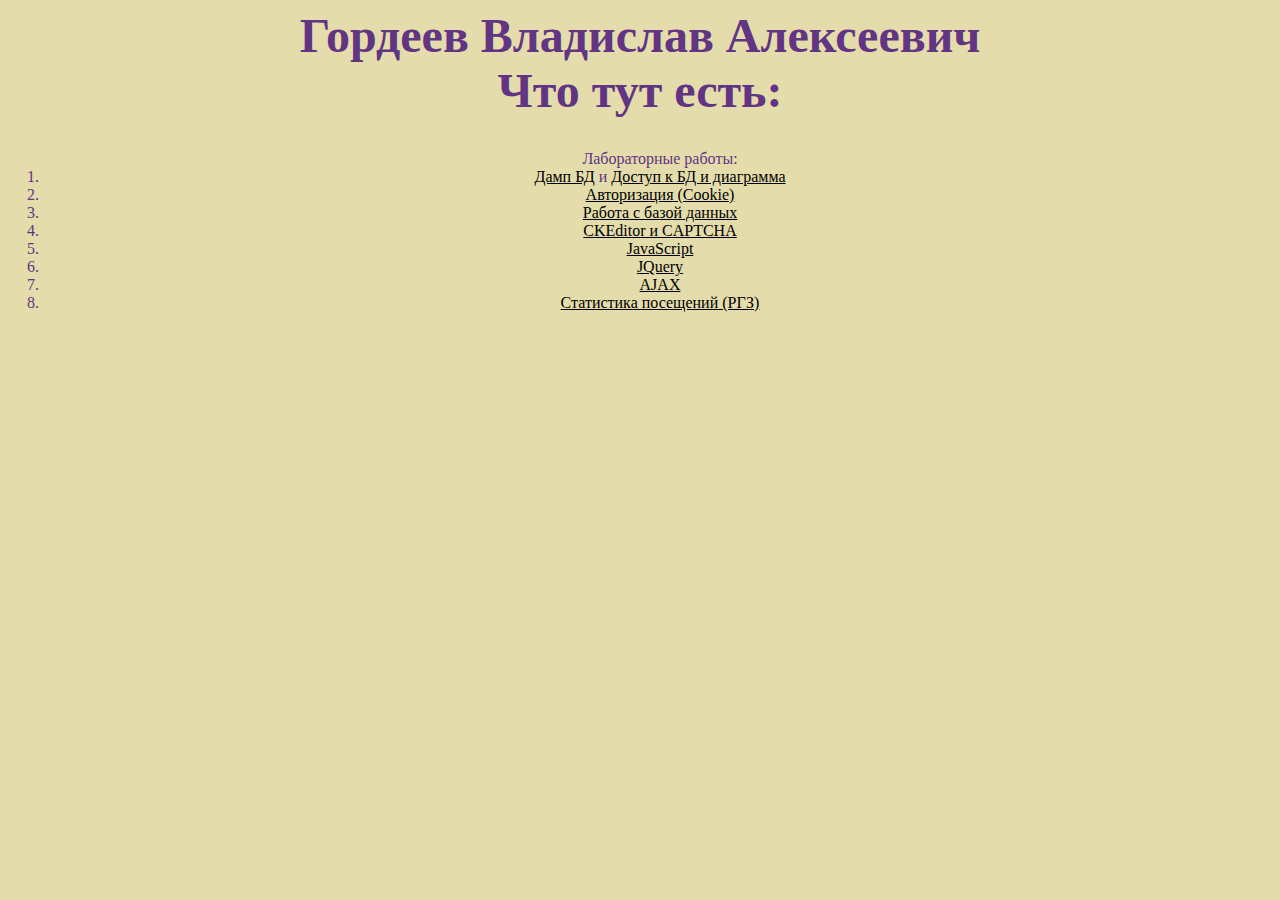
<file: index.html>
<html>
<head>
<meta http-equiv="Content-Type" content="text/html; charset=UTF-8">
<title>Страница студента   группы АВТ-</title>
<link rel="stylesheet" href="style.css">
</head>
<body BGCOLOR="#E4DCAB" TEXT="#613583" LEFTMARGIN="3" LINK="#000000" VLINK="#000000">
<center>
<h1>Гордеев Владислав Алексеевич<br>Что тут есть:</h1>
<ol>Лабораторные работы:
<li><a href=user1.sql>Дамп БД</a> и <a href=db.php>Доступ к БД и диаграмма</a>
<li><a href="login.php">Авторизация (Cookie) </a>
<li><a href="DBEdit.php">Работа с базой данных </a>
<li> <a href="L6.php"> CKEditor и CAPTCHA </a>
<li><a href="JS.php"> JavaScript </a> 
 <li><a href="JQuery.php">JQuery</a>
<li><a href="ajax.php">AJAX</a>
    <li><a href="statistics.php">Статистика посещений (РГЗ)</a>
</body>
</html>
</file>
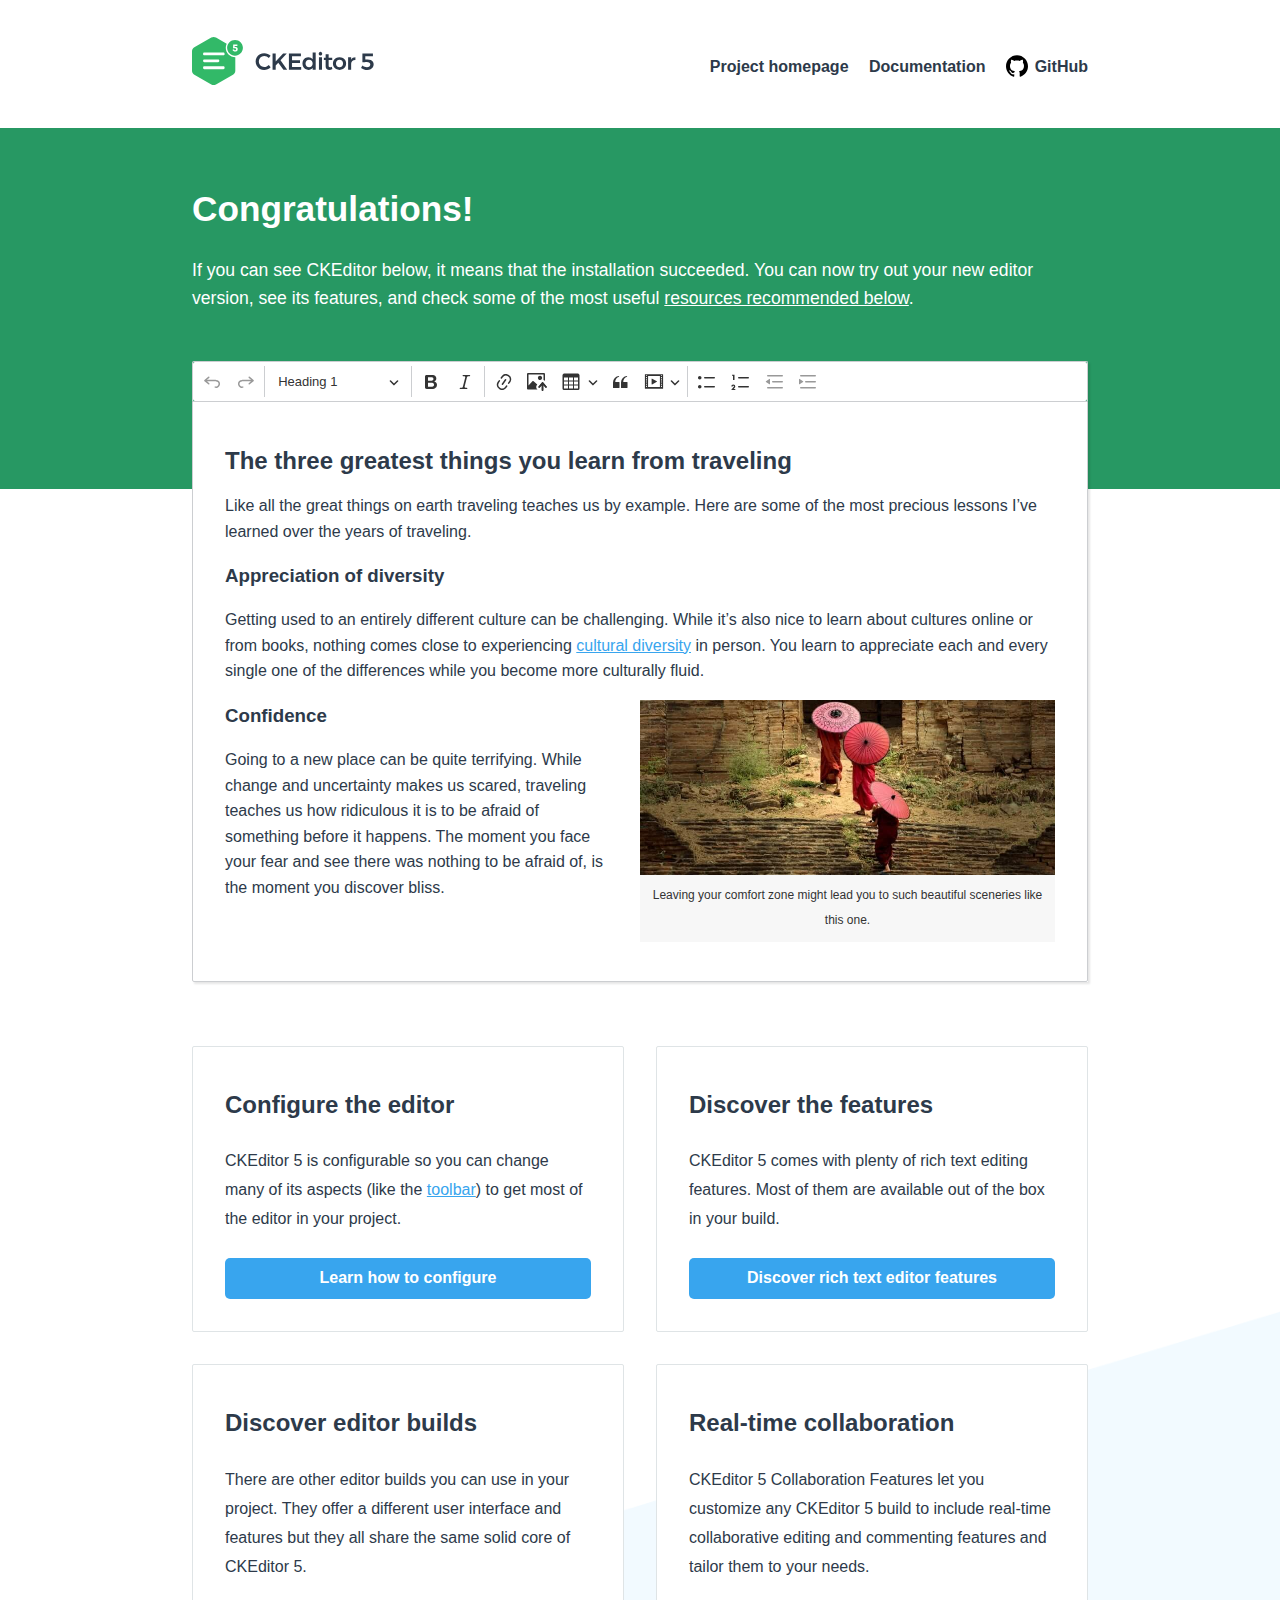
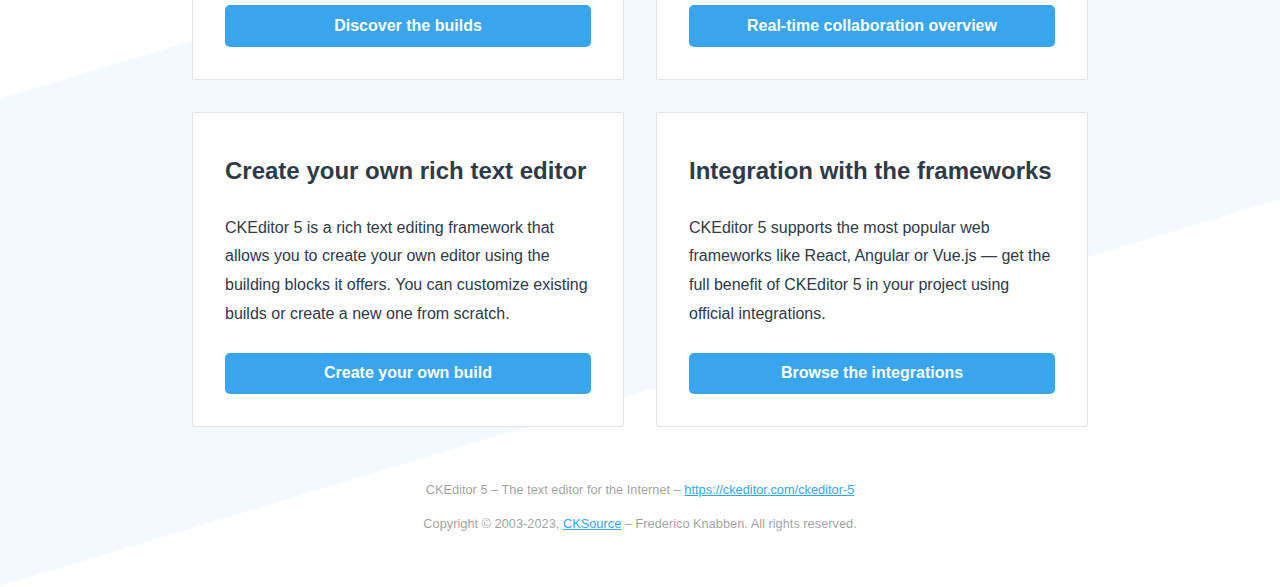
<file: ckeditor/index.html>
<!DOCTYPE html>
<!--
Copyright (c) 2003-2023, CKSource Holding sp. z o.o. All rights reserved.
For licensing, see LICENSE.md or https://ckeditor.com/legal/ckeditor-oss-license
-->
<html lang="en">
<head>
	<meta charset="utf-8">
	<meta name="viewport" content="width=device-width, initial-scale=1.0, maximum-scale=1.0" />
	<link type="text/css" href="sample/css/sample.css" rel="stylesheet" media="screen" />
	<title>CKEditor 5 – classic editor build sample</title>
</head>
<body>

<header>
	<div class="centered">
		<h1><a href="https://ckeditor.com/ckeditor-5"><img src="sample/img/logo.svg" alt="WYSIWYG editor - CKEditor 5" /></a></h1>

		<input type="checkbox" id="menu-toggle" />
		<label for="menu-toggle"></label>
		  
		<nav>
			<ul>
				<li><a href="https://ckeditor.com/ckeditor-5">Project homepage</a></li>
				<li><a href="https://ckeditor.com/docs/">Documentation</a></li>
				<li><a href="https://github.com/ckeditor/ckeditor5">GitHub</a></li>
			</ul>
		</nav>
	</div>
</header>

<main>
	<div class="message">
		<div class="centered">
			<h1>Congratulations!</h1>

			<p>If you can see CKEditor below, it means that the installation succeeded. You can now try out your new editor version, see its features,
			and check some of the most useful <a href="#references">resources recommended below</a>.</p>
		</div>
	</div>
	<div class="centered">
		<div id="editor">
			<h2>The three greatest things you learn from traveling</h2>

			<p>Like all the great things on earth traveling teaches us by example. Here are some of the most precious lessons I’ve learned over the years of traveling.</p>

			<h3>Appreciation of diversity</h3>

			<p>Getting used to an entirely different culture can be challenging. While it’s also nice to learn about cultures online or from books, nothing comes close to experiencing <a href="https://en.wikipedia.org/wiki/Cultural_diversity">cultural diversity</a> in person. You learn to appreciate each and every single one of the differences while you become more culturally fluid.</p>

			<figure class="image image-style-side"><img src="sample/img/umbrellas.jpg" alt="Three Monks walking on ancient temple.">
				<figcaption>Leaving your comfort zone might lead you to such beautiful sceneries like this one.</figcaption>
			</figure>

			<h3>Confidence</h3>

			<p>Going to a new place can be quite terrifying. While change and uncertainty makes us scared, traveling teaches us how ridiculous it is to be afraid of something before it happens. The moment you face your fear and see there was nothing to be afraid of, is the moment you discover bliss.</p>
		</div>

		<div id="references">
			<section>
				<h2>Configure the editor</h2>
				<p>CKEditor 5 is configurable so you can change many of its aspects (like the <a href="https://ckeditor.com/docs/ckeditor5/latest/builds/guides/integration/configuration.html#toolbar-setup">toolbar</a>) to get most of the editor in your project.</p>
				<p><a href="https://ckeditor.com/docs/ckeditor5/latest/builds/guides/integration/configuration.html">Learn how to configure</a></p>
			</section>

			<section>
				<h2>Discover the features</h2>
				<p>CKEditor 5 comes with plenty of rich text editing features. Most of them are available out of the box in your build.</p>
				<p><a href="https://ckeditor.com/docs/ckeditor5/latest/features/index.html">Discover rich text editor features</a></p>				</section>

			<section>
				<h2>Discover editor builds</h2>
				<p>There are other editor builds you can use in your project. They offer a different user interface and features but they all share the same solid core of CKEditor 5.</p>
				<p><a href="https://ckeditor.com/docs/ckeditor5/latest/builds/guides/overview.html">Discover the builds</a></p>
			</section>

			<section>
				<h2>Real-time collaboration</h2>
				<p>CKEditor 5 Collaboration Features let you customize any CKEditor 5 build to include real-time collaborative editing and commenting features and tailor them to your needs.</p>
				<p><a href="https://ckeditor.com/docs/ckeditor5/latest/features/collaboration/collaboration.html">Real-time collaboration overview</a></p>
			</section>

			<section>
				<h2>Create your own rich text editor</h2>
				<p>CKEditor 5 is a rich text editing framework that allows you to create your own editor using the building blocks it offers. You can customize existing builds or create a new one from scratch.</p>
				<p><a href="https://ckeditor.com/docs/ckeditor5/latest/builds/guides/development/custom-builds.html">Create your own build</a></p>
			</section>

			<section>
				<h2>Integration with the frameworks</h2>
				<p>CKEditor 5 supports the most popular web frameworks like React, Angular or Vue.js &mdash; get the full benefit of CKEditor 5 in your project using official integrations.</p>
				<p><a href="https://ckeditor.com/docs/ckeditor5/latest/builds/guides/integration/frameworks/overview.html">Browse the integrations</a></p>
			</section>	
		</div>
	</div>
</main>

<footer>
	<div>
		<p>CKEditor 5 – The text editor for the Internet – <a href="https://ckeditor.com/ckeditor-5">https://ckeditor.com/ckeditor-5</a></p>
		<p>Copyright © 2003-2023, <a href="https://cksource.com/">CKSource</a> – Frederico Knabben. All rights reserved.</p>
	</div>
</footer>

<script src="ckeditor.js"></script>

<script>
	ClassicEditor
		.create( document.querySelector( '#editor' ), {
			// toolbar: [ 'heading', '|', 'bold', 'italic', 'link' ]
		} )
		.then( editor => {
			window.editor = editor;
		} )
		.catch( err => {
			console.error( err.stack );
		} );
</script>

</body>
</html>
</file>
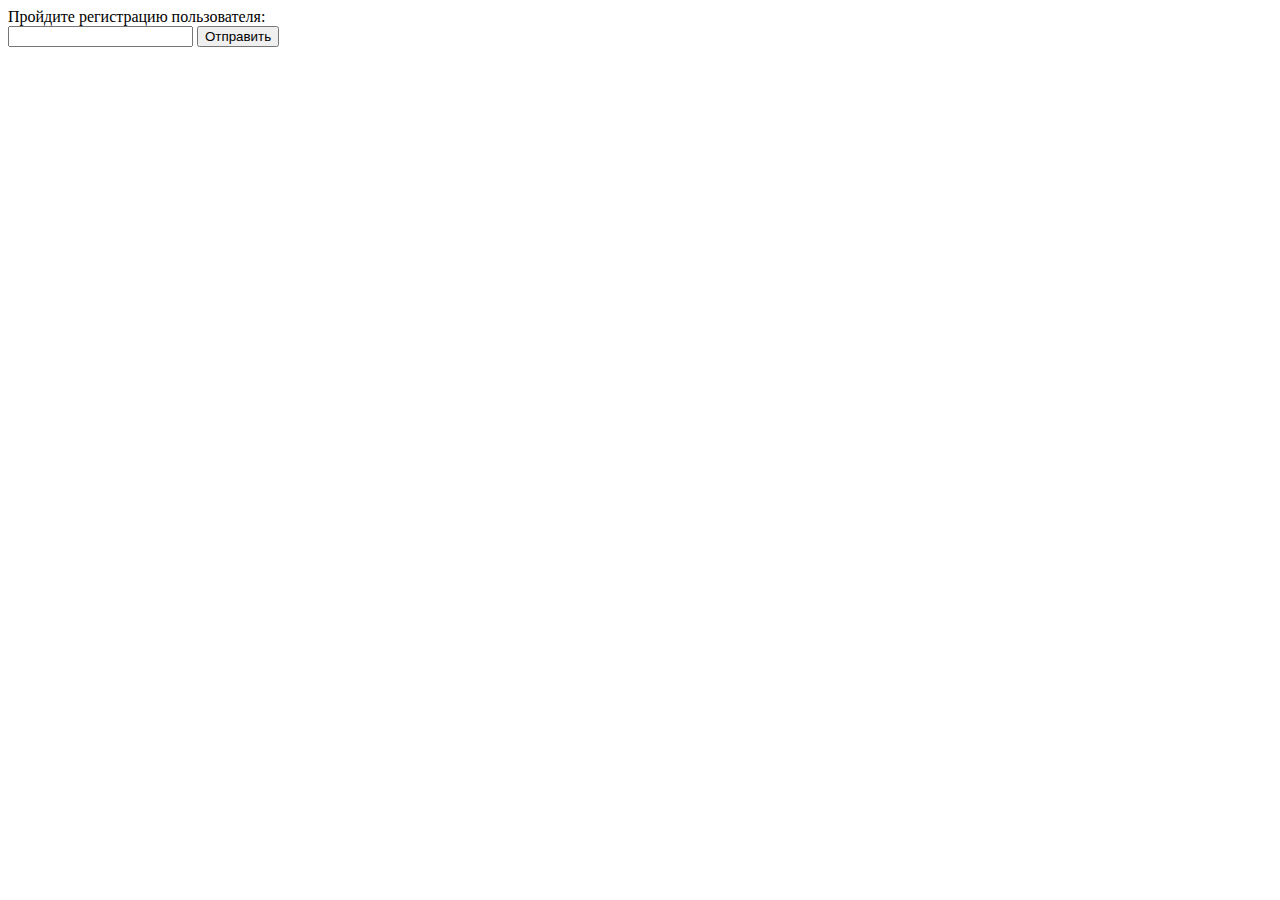
<file: login.html>
<!DOCTYPE html>
<html lang="ru">
<head>
    <meta charset="UTF-8">
    <meta name="viewport" content="width=device-width, initial-scale=1.0">
    <title>Страница входа</title>
</head>
<body>
    <div id="content"></div>
    Пройдите регистрацию пользователя:
    <form action="registration.php" method="post">
        <input type="text" title="Введите имя пользователя">
        <button type="submit">Отправить</button>
    </form>
</body>
</html>
</file>
<file: style.css>
body {
	font-family: cursive; 	
}
h1 {
	font-size: 48px;
}
/* внешние границы таблицы серого цвета толщиной 1px */
table {
	border: 1px solid grey;
 }
 /* границы ячеек первого ряда таблицы */
 th {
	border: 1px solid grey;
 }
 /* границы ячеек тела таблицы */
 td {
	border: 1px solid grey;
 }
</file>
<file: ckeditor/sample/css/sample.css>
/**
 * @license Copyright (c) 2003-2023, CKSource Holding sp. z o.o. All rights reserved.
 * For licensing, see LICENSE.md or https://ckeditor.com/legal/ckeditor-oss-license
 */

:root {
	--ck-sample-base-spacing: 2em;
	--ck-sample-color-white: #fff;
	--ck-sample-color-green: #279863;
}

body, html {
	padding: 0;
	margin: 0;

	font-family: sans-serif, Arial, Verdana, "Trebuchet MS", "Apple Color Emoji", "Segoe UI Emoji", "Segoe UI Symbol";
	font-size: 16px;
	line-height: 22px;
}

body {
	height: 100%;
	color: #2D3A4A;
	background-image: url(../img/bg.png);
	background-repeat: no-repeat;
	background-position: 50% 100%;
	background-size: 100% auto;
}

body * {
	box-sizing: border-box;
}

a {
	color: #38A5EE;
}

abbr {
	border-bottom: 1px dotted #333;
	text-decoration: none;
}

.centered {
	max-width: 960px;
	margin: 0 auto;
	padding: 0 var(--ck-sample-base-spacing);
}

/* --------- HEADER ---------------------------------------------------------------------------- */

header .centered {
	display: flex;
	flex-flow: row nowrap;
	justify-content: space-between;
	align-items: center;
	min-height: 8em;
}

header h1 {
	margin: 0;
	font-size: 1em;
	display: inline-block;
}

header h1 a {
	display: inline-block;
	line-height: 0;
}

header h1 img {
	height: 3em;
}

header nav ul {
	margin: 0;
	padding: 0;
	list-style-type: none;
}

header nav ul li {
	display: inline-block;
}

header nav ul li + li {
	margin-left: 1em;
}

header nav ul li a {
	font-weight: bold;
	text-decoration: none;
	color: #2D3A4A;
}

header nav ul li a:hover {
	text-decoration: underline;
}

header nav ul li:last-child a::before {
	content: url(../img/github.svg);
	width: 1.4em;
	height: 1.4em;
	display: inline-block;
	margin-right: .4em;
	position: relative;
	top: .3em;
}

header input {
	display: none;
}

header label {
	display: none;
}

/* --------- MAIN ------------------------------------------------------------------------------- */

main .message {
	padding: 0 0 var(--ck-sample-base-spacing);
	background: var(--ck-sample-color-green);
	color: var(--ck-sample-color-white);
}

main .message::after {
	content: "";
	z-index: -1;
	display: block;
	height: 10em;
	width: 100%;
	background: var(--ck-sample-color-green);
	position: absolute;
	left: 0;
}

main .message h1 {
	padding-top: var(--ck-sample-base-spacing);
	margin: 0 0 1em;
	font-size: 2.2em;
}

main .message p {
	font-size: 1.1em;
	line-height: 1.6em;
}

main .message p a {
	color: var(--ck-sample-color-white);
}

main #editor {
	background: var(--ck-sample-color-white);
	box-shadow: 2px 2px 2px rgba(0,0,0,.1);
	border: 1px solid #DFE4E6;			
	border-bottom-color: #cdd0d2;
	border-right-color: #cdd0d2;
}

main .ck.ck-editor {
	box-shadow: 2px 2px 2px rgba(0,0,0,.1);
}

main .ck.ck-content {
	font-size: 1em;
	line-height: 1.6em;
	margin-bottom: 0.8em;
	min-height: 200px;
	padding: 1.5em 2em;
}

main #references {
	margin: 4em 0 var(--ck-sample-base-spacing);
	display: grid;
	grid-template-columns: repeat( auto-fit, minmax(320px, 1fr) );
	grid-gap: var(--ck-sample-base-spacing);
}

main #references > section {
	background: var(--ck-sample-color-white);
	border-radius: 2px;
	border: 1px solid #DFE4E6;			
	padding: var(--ck-sample-base-spacing);
	line-height: 1.8em;

	display: flex;
	flex-flow: column nowrap;
	justify-content: space-between;
}

main #references > section h2 {
	margin: .5em 0;
}

main #references > section p:first-of-type {
	flex: 1 0 auto;
}

main #references > section p:last-child {
	margin: calc(.25*var(--ck-sample-base-spacing)) 0 0;
}

main #references > section p:last-child a {
	background: #38A5EE;
	border-radius: 5px;
	padding: .4em 1em;
	color: var(--ck-sample-color-white);
	text-decoration: none;
	font-weight: bold;
	display: block;
	text-align: center;
}

main #references > section p:last-child a:hover {
	background: #218cd4;
}

/* --------- MAIN / DOCUMENT EDITOR --------------------------------------------------------------- */

main .document-editor {
	border: 1px solid #DFE4E6;
	border-bottom-color: #cdd0d2;
	border-right-color: #cdd0d2;
	border-radius: 2px;
	max-height: 700px;
	display: flex;
	flex-flow: column nowrap;
	box-shadow: 2px 2px 2px rgba(0,0,0,.1);
}

main .toolbar-container {
	z-index: 1;
	position: relative;
	box-shadow: 2px 2px 1px rgba(0,0,0,.05);
}

main .toolbar-container .ck.ck-toolbar {
	border-top-width: 0;
	border-left-width: 0;
	border-right-width: 0;
	border-radius: 0;
}

main .content-container {
	padding: var(--ck-sample-base-spacing);
	background: #eee;
	overflow-y: scroll;
}

main .content-container #editor {
	border-top-left-radius: 0;
	border-top-right-radius: 0;

	width: 15.8cm;
	min-height: 21cm;
	padding: 1cm 1cm 2cm;
	margin: 0 auto;
	box-shadow: 2px 2px 1px rgba(0,0,0,.05);
}

/* --------- FOOTER ------------------------------------------------------------------------------- */

footer {
	margin: calc(2*var(--ck-sample-base-spacing)) var(--ck-sample-base-spacing);
	font-size: .8em;
	text-align: center;
	color: rgba(0,0,0,.4);
}

/* --------- RWD ------------------------------------------------------------------------------- */

@media (max-width: 900px) {
	header .centered {
		padding-top: var(--ck-sample-base-spacing);
		padding-bottom: var(--ck-sample-base-spacing);
		flex-flow: column nowrap;
		align-items: stretch;
		min-height: unset;
	}

	header h1 {
		text-align: center;
		margin-bottom: var(--ck-sample-base-spacing);
	}

	header nav ul {
		text-align: center;
	}
}

@media (max-width: 600px) {
	header .centered {
		padding-left: 0;
		padding-right: 0;
	}

	header nav {
		position: absolute;
		top: 0;
		left: 0;
		right: 0;		
		background: #fff;
		padding: 1em 0;
		transition: all .4s ease-out;
		transform: translateY(-100%);
		overflow: hidden;
	}

	header h1 {
		margin: 0;
	}

	header nav ul li {
		display: block;
		line-height: 3em;
		margin-bottom: 1px;
	}

	header nav ul li a {
		display: block;
	}

	header nav ul li a:hover {
		background: #eee;
	}

	header nav ul li + li {
		margin-left: 0;
	}

	header label {
		display: block;
		color: #fff;
		width: 40px;
		height: 40px;
		position: absolute;
		top: 10px;
		left: 10px;
		z-index: 1;
		transition: transform .2s ease-out;
		transform: rotate(0deg);
		background: url([data-uri]) center center no-repeat;
	}

	header input:checked ~ nav {
		transform: translateY(0%);
		box-shadow: 0 3px 3px rgba(0,0,0,.1);		
	}

	header input:checked ~ label {
		background-image: url([data-uri]);
		transform: rotate(180deg);
	}

	main #references {
		grid-template-columns: repeat( auto-fit, minmax(240px, 1fr) );
	}
}
</file>
